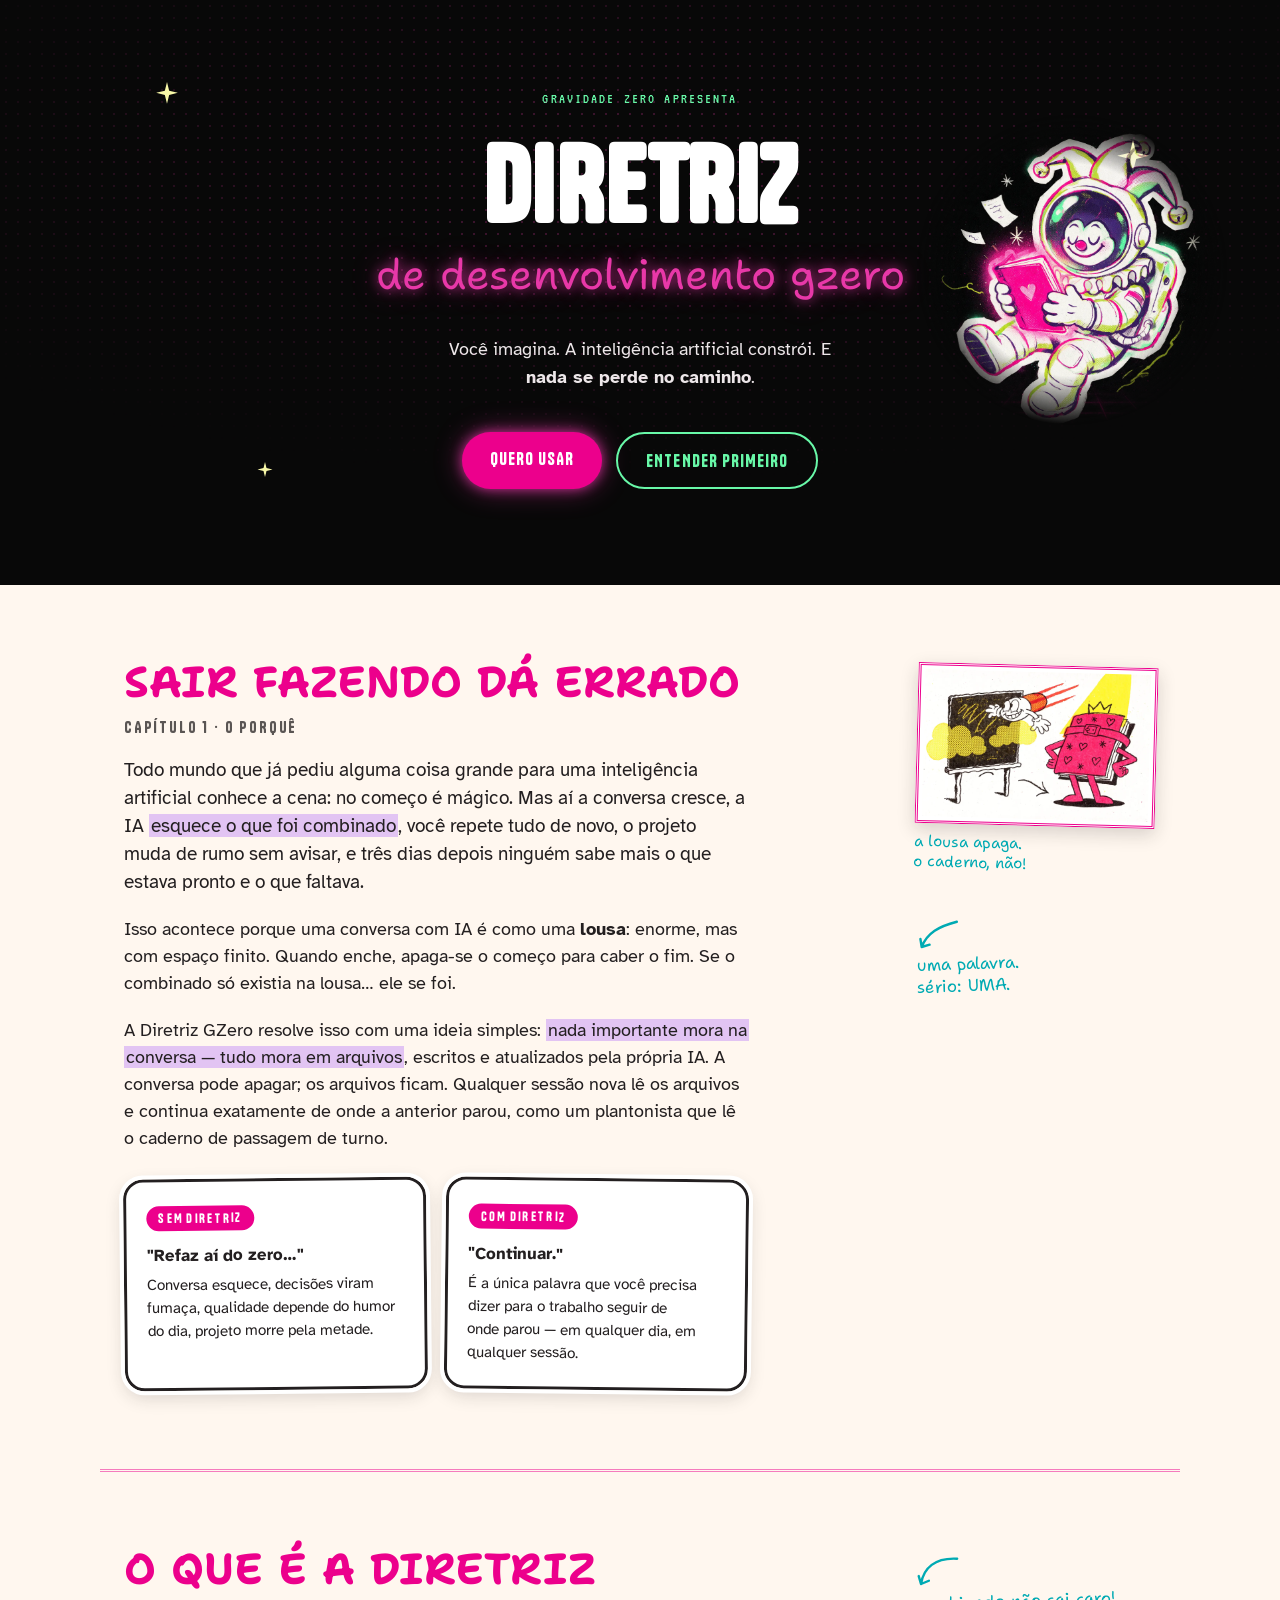
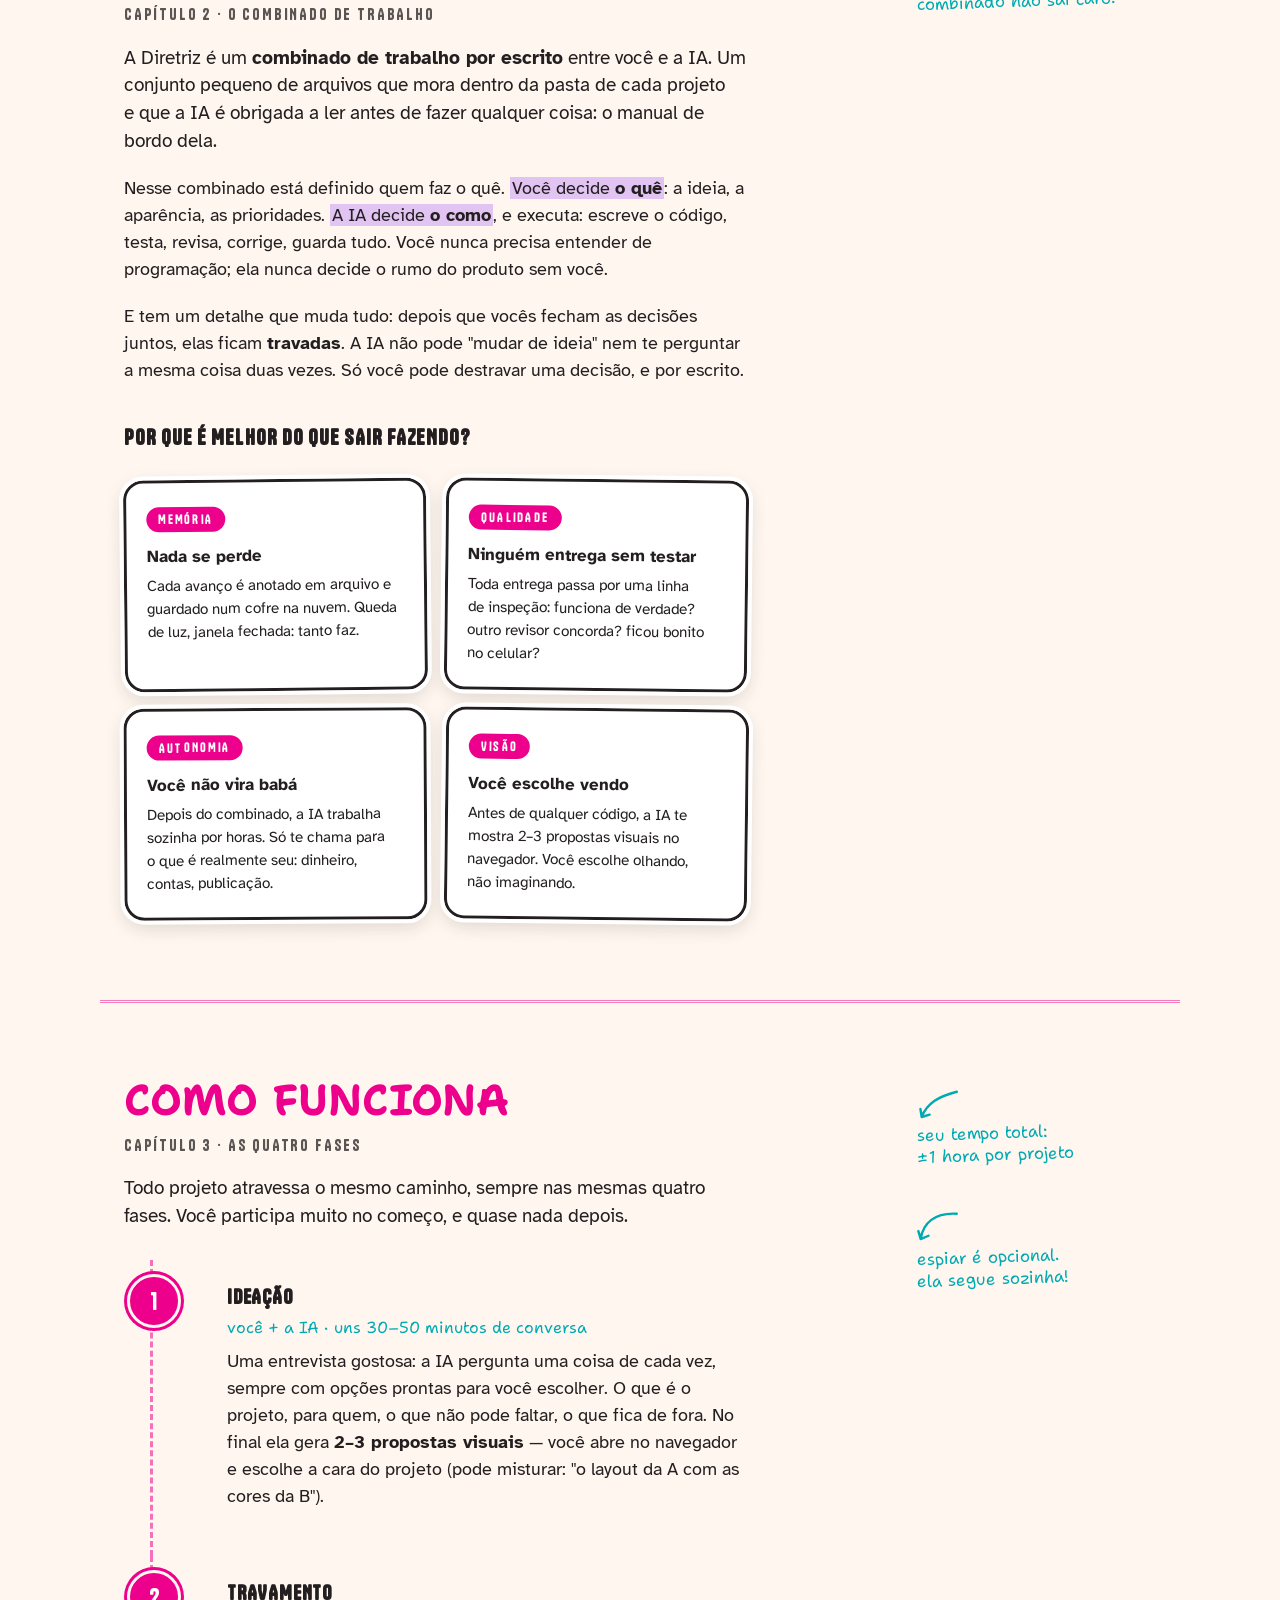
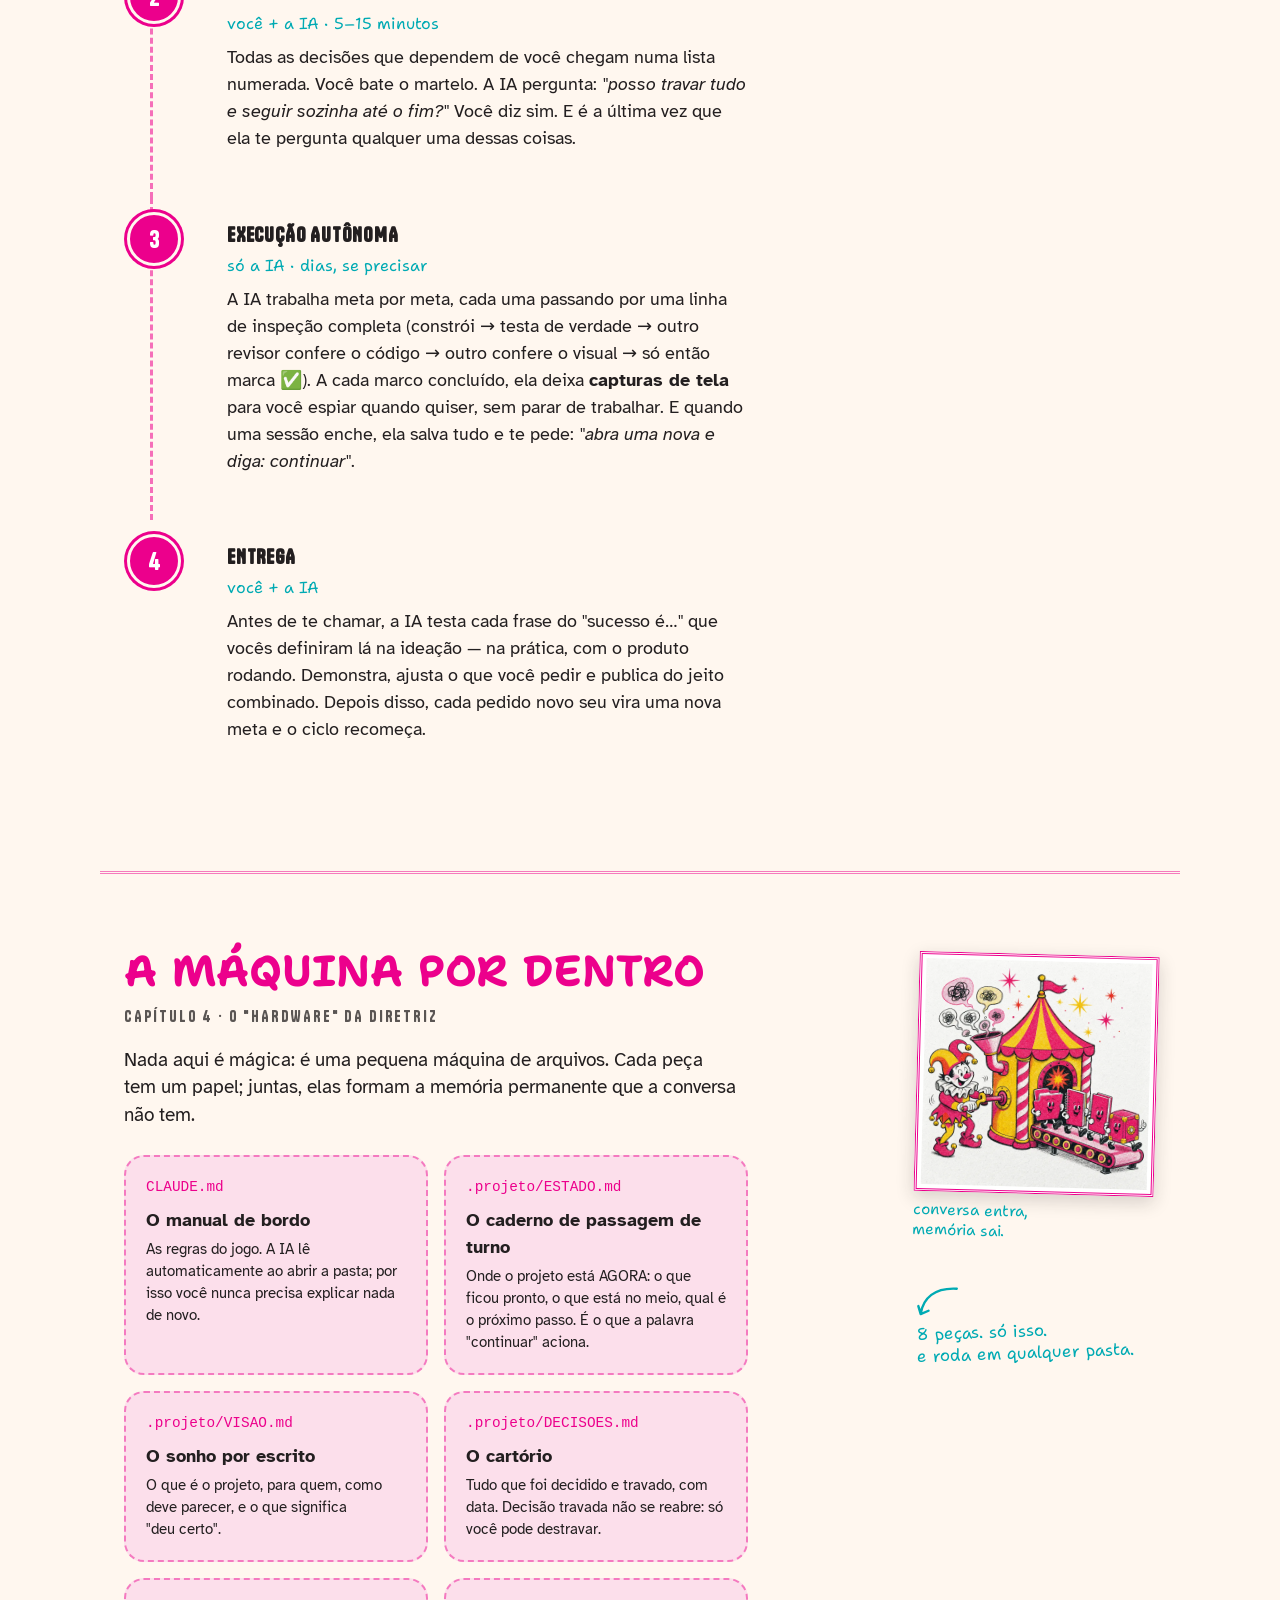
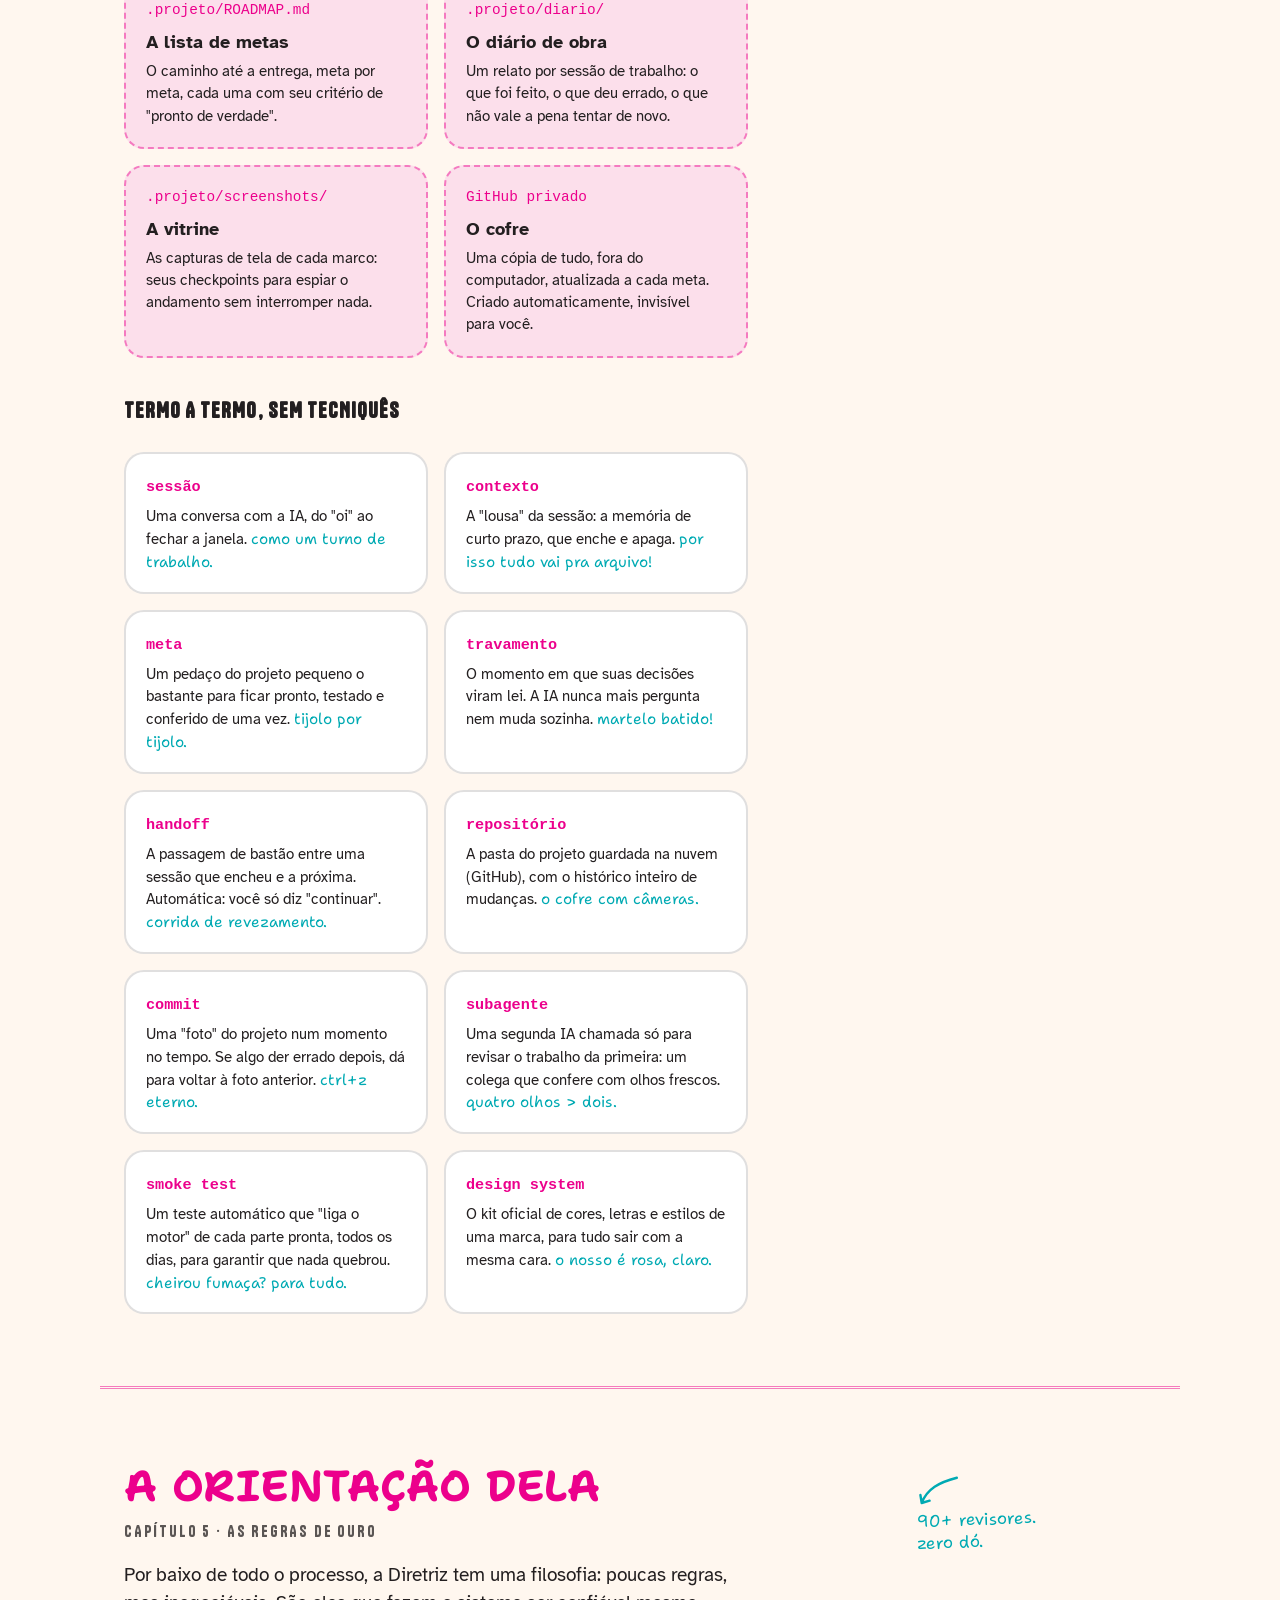
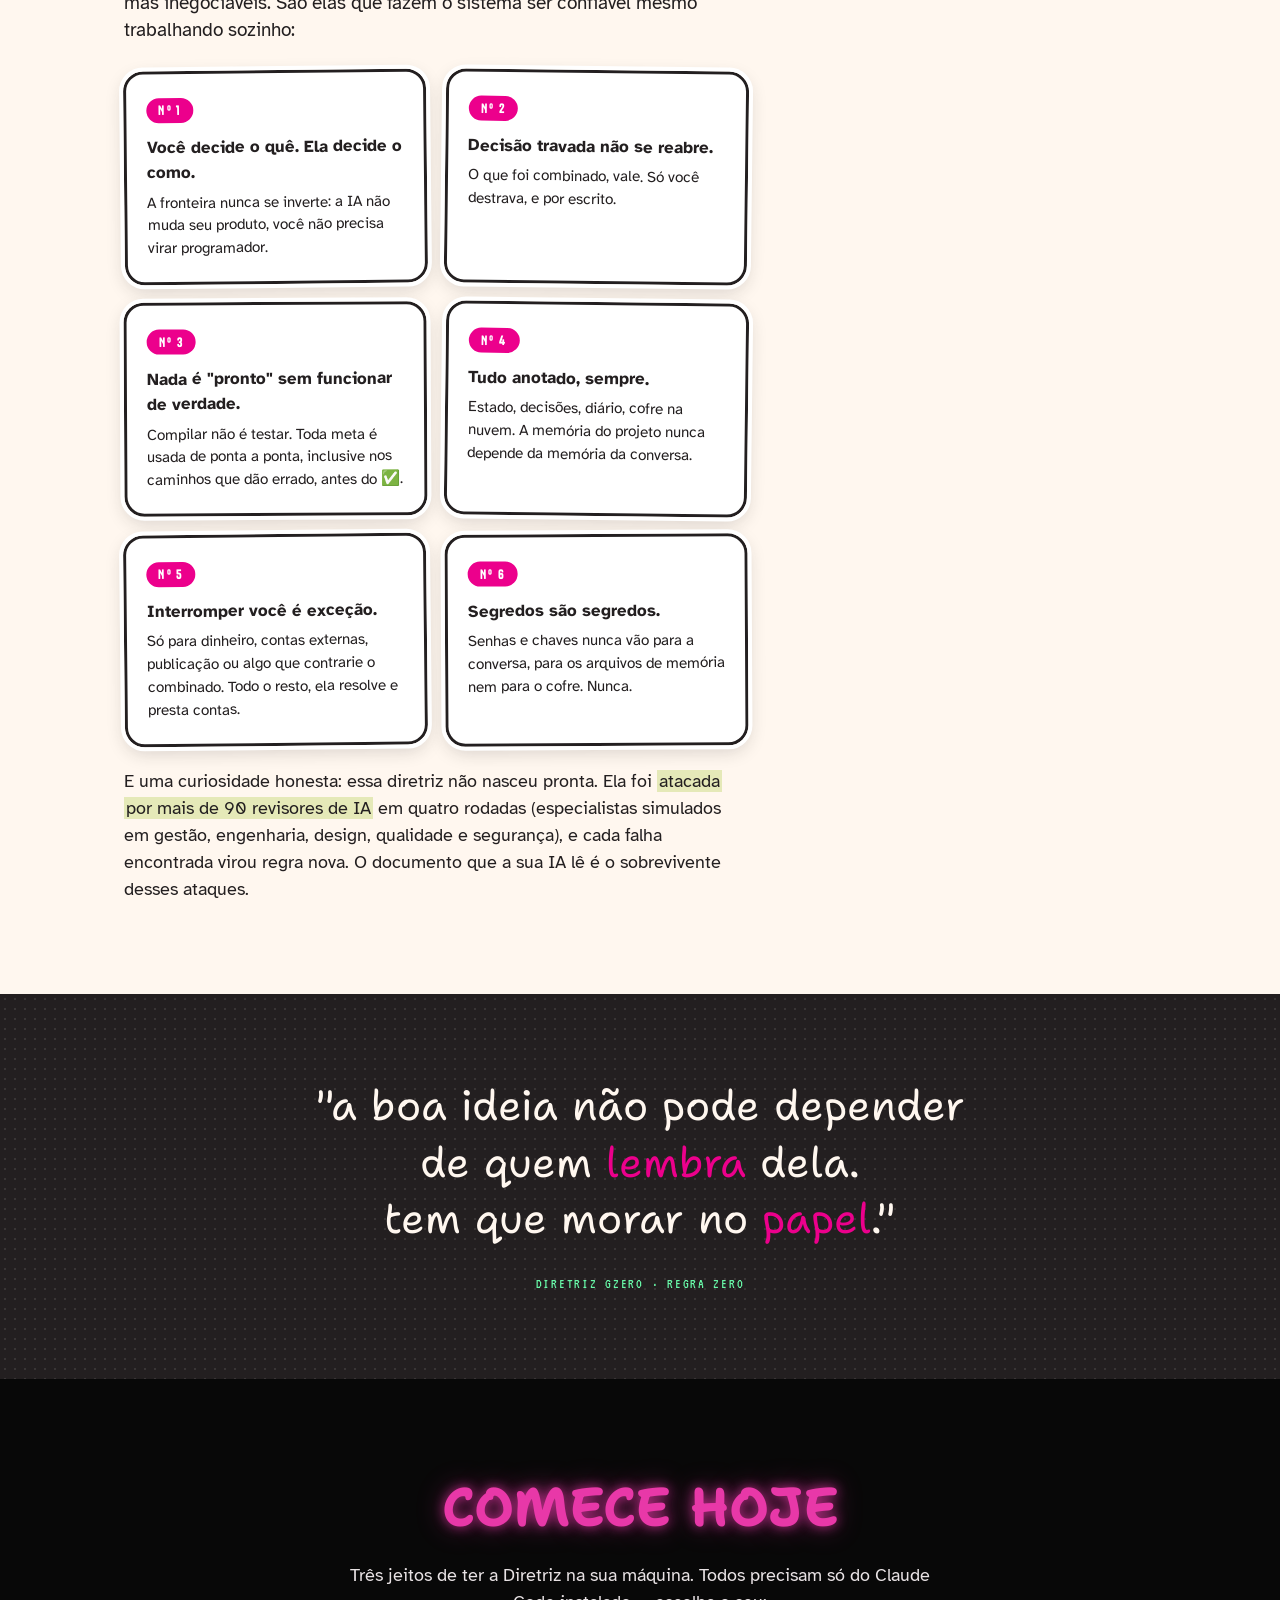
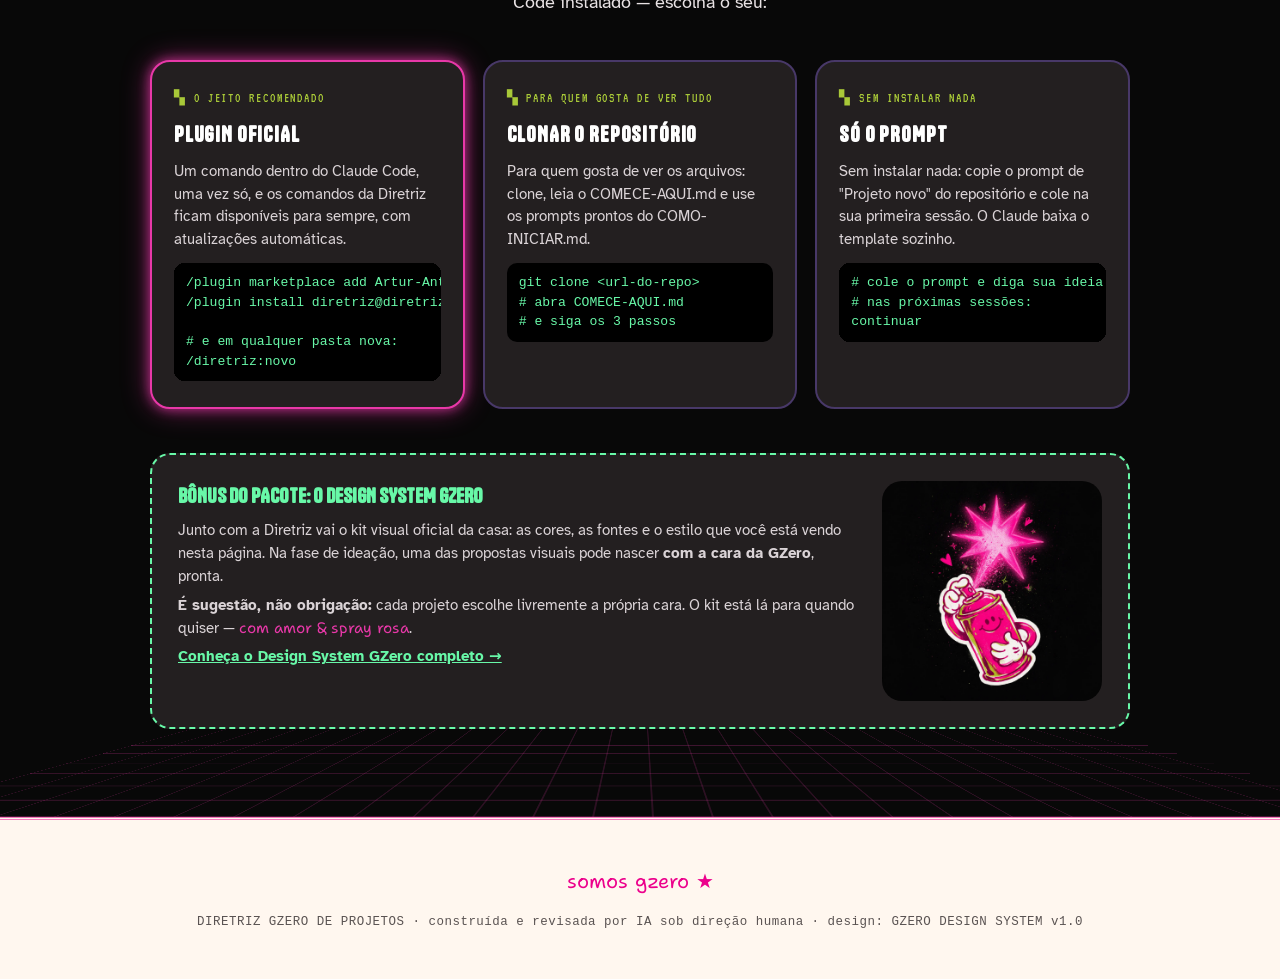
<file: docs/index.html>
<!doctype html>
<html lang="pt-BR">
<head>
<meta charset="utf-8">
<meta name="viewport" content="width=device-width, initial-scale=1">
<title>Diretriz GZero — Você imagina. A IA constrói. Nada se perde.</title>
<meta name="description" content="A metodologia da Gravidade Zero para criar projetos com o Claude Code — explicada do zero, para qualquer pessoa.">
<style>
/* ============================================================
   DIRETRIZ GZERO — SITE
   Construído sobre o GZERO DESIGN SYSTEM v1.0 (tokens oficiais).
   Modo A (Editorial Claro) para leitura · Modo B (Neon Escuro)
   para abertura e clímax. Meio-tom no lugar de gradiente, sempre.
   "com amor & spray rosa"
   ============================================================ */

/* ---------- FONTES DA MARCA (hospedadas junto ao site) ----------
   Tanker: display oficial (Fontshare), agora embarcada de verdade.
   Shantell Sans (OFL): a voz manuscrita — o subset da Salted extraído
   dos PDFs veio sem tabela cmap (inutilizável em qualquer navegador);
   o próprio design system prevê o fallback "outra script marcador". */
@font-face{font-family:"Atkinson Hyperlegible";src:url("fonts/AtkinsonHyperlegible-Regular.woff2") format("woff2");font-weight:400;font-style:normal;font-display:swap}
@font-face{font-family:"Atkinson Hyperlegible";src:url("fonts/AtkinsonHyperlegible-Bold.woff2") format("woff2");font-weight:700;font-style:normal;font-display:swap}
@font-face{font-family:"Atkinson Hyperlegible";src:url("fonts/AtkinsonHyperlegible-Italic.woff2") format("woff2");font-weight:400;font-style:italic;font-display:swap}
@font-face{font-family:"Tanker";src:url("fonts/Tanker.woff2") format("woff2");font-weight:400;font-display:swap}
@font-face{font-family:"Shantell Sans";src:url("fonts/ShantellSans.woff2") format("woff2");font-weight:300 800;font-display:swap}
@font-face{font-family:"Hepta Slab";src:url("fonts/HeptaSlab.woff2") format("woff2");font-weight:100 900;font-display:swap}
@font-face{font-family:"VT323";src:url("fonts/VT323.woff2") format("woff2");font-weight:400;font-display:swap}

/* ---------- TOKENS GZERO (núcleo, de tokens.css oficial) ---------- */
:root{
  --gz-rosa-spray:#EC008C;
  --gz-creme-editorial:#FFF7EF;
  --gz-preto-prensa:#231F20;
  --gz-branco-reserva:#FFFFFF;
  --gz-roxo-realce:#9643FC;
  --gz-teal-marginalia:#00AAB3;
  --gz-rosa-blush:#EF5BA1;
  --gz-rosa-nevoa:#FCDFEB;
  --gz-grifo-highlight:rgba(150,67,252,.28);

  --gz-preto-palco:#080808;
  --gz-rosa-neon:#E838A8;
  --gz-lima-acida:#A8C838;
  --gz-menta-fantasma:#68F8A8;
  --gz-indigo-noite:#483868;
  --gz-poeira-estrela:#F8F8A8;

  /* Tipografia real da marca em todas as plataformas (decisão de Artur).
     Para voltar ao visual "clássico" de sistema no desktop, ver commit 5223b0b. */
  --gz-font-corpo:"Atkinson Hyperlegible",system-ui,sans-serif;
  --gz-font-display:"Tanker","Avenir Next Condensed",Impact,"Arial Narrow",sans-serif;
  --gz-font-lettering:"Shantell Sans","Bradley Hand","Segoe Script",cursive;
  --gz-font-slab:"Hepta Slab",Rockwell,"Times New Roman",serif;
  --gz-font-vhs:"VT323","Courier New",monospace;
  --gz-font-codigo:"Menlo","Consolas","Courier New",monospace;

  --gz-glow-neon:0 0 12px rgba(232,56,168,.75),0 0 28px rgba(232,56,168,.45);
  --gz-shadow-sticker:0 6px 18px rgba(35,31,32,.18);
  --gz-radius-sticker:20px;
  --gz-measure:52ch;
}

*{box-sizing:border-box;margin:0}
html{scroll-behavior:smooth}
body{
  background:var(--gz-creme-editorial);
  color:var(--gz-preto-prensa);
  font-family:var(--gz-font-corpo);
  font-size:18px;
  line-height:1.5;
}
img,svg{max-width:100%}
a{color:var(--gz-rosa-spray)}
::selection{background:var(--gz-grifo-highlight)}

/* ---------- HELPERS DO SISTEMA ---------- */
.grifo{background:var(--gz-grifo-highlight);padding:0 .12em;box-decoration-break:clone;-webkit-box-decoration-break:clone}
.grifo-lima{background:rgba(168,200,56,.3);padding:0 .12em;box-decoration-break:clone;-webkit-box-decoration-break:clone}
.voz-bobo{font-family:var(--gz-font-lettering);color:var(--gz-teal-marginalia)}
.rosa{color:var(--gz-rosa-spray)}

/* retícula de meio-tom (nunca gradiente!) */
.halftone-rosa{background-image:radial-gradient(circle,var(--gz-rosa-spray) 1.1px,transparent 1.4px);background-size:9px 9px}
.halftone-claro{background-image:radial-gradient(circle,rgba(236,0,140,.16) 1.1px,transparent 1.4px);background-size:8px 8px}

/* estrela de 8 pontas — glifo-assinatura */
.star8{display:inline-block;width:1em;height:1em;vertical-align:-0.1em}

/* ---------- ILUSTRAÇÕES (auxiliares, laterais) ---------- */
.hero-art{ /* funde-se ao palco: sem borda, sem caixa, esfumado nas bordas */
  width:min(340px,30vw);height:auto;display:block;
  position:absolute;right:3%;top:110px;
  mask-image:radial-gradient(ellipse 60% 60% at 50% 47%,#000 52%,transparent 76%);
  -webkit-mask-image:radial-gradient(ellipse 60% 60% at 50% 47%,#000 52%,transparent 76%);
}
@media (max-width:1150px){
  .hero-art{position:static;margin:18px auto 0;width:250px}
}
.aux-fig{ /* figura de apoio na margem, proporção natural */
  margin:0 0 40px;transform:rotate(1.5deg);
}
.aux-fig img{
  display:block;width:100%;height:auto;
  background:var(--gz-branco-reserva);
  border:3px double var(--gz-rosa-spray);padding:4px;
  box-shadow:var(--gz-shadow-sticker);
}
.aux-fig figcaption{
  font-family:var(--gz-font-lettering);color:var(--gz-teal-marginalia);
  font-size:.95rem;line-height:1.3;padding-top:8px;
}
@media (max-width:860px){
  .aux-fig{transform:rotate(-1.2deg);margin:10px auto 30px;max-width:300px}
}
.spray-art{ /* mesma altura do texto do card, lado direito */
  width:100%;height:100%;min-height:210px;object-fit:cover;
  border-radius:var(--gz-radius-sticker);
  display:block;
}
@media (max-width:640px){.spray-art{height:auto;min-height:0;max-width:260px;margin:0 auto}}

/* ============================================================
   HERO — MODO B (NEON ESCURO): "apaga a luz e acende o neon"
   ============================================================ */
.hero{
  background:var(--gz-preto-palco);
  color:var(--gz-branco-reserva);
  padding:88px 24px 96px;
  position:relative;
  overflow:hidden;
  text-align:center;
}
.hero::before{ /* retícula de palco */
  content:"";position:absolute;inset:0;
  background-image:radial-gradient(circle,rgba(232,56,168,.22) 1.2px,transparent 1.5px);
  background-size:12px 12px;
  mask-image:radial-gradient(ellipse 90% 70% at 50% 30%,#000 20%,transparent 75%);
  -webkit-mask-image:radial-gradient(ellipse 90% 70% at 50% 30%,#000 20%,transparent 75%);
  pointer-events:none;
}
.hero-kicker{
  font-family:var(--gz-font-vhs);
  color:var(--gz-menta-fantasma);
  letter-spacing:.14em;
  font-size:.95rem;
  text-transform:uppercase;
}
.hero h1{
  font-family:var(--gz-font-display);
  font-size:clamp(3rem,10vw,6.4rem);
  line-height:.95;
  text-transform:uppercase;
  letter-spacing:.01em;
  margin:26px auto 10px;
  color:var(--gz-branco-reserva);
  position:relative;
}
.hero h1 .eco{ /* desregistro proposital: eco deslocado */
  position:relative;display:inline-block;color:var(--gz-branco-reserva);
}
.hero h1 .eco::before{
  content:attr(data-t);position:absolute;left:3px;top:3px;width:100%;
  color:var(--gz-rosa-neon);z-index:-1;text-shadow:var(--gz-glow-neon);
}
.hero .assinatura{
  font-family:var(--gz-font-lettering);
  font-size:clamp(1.5rem,4.5vw,2.6rem);
  color:var(--gz-rosa-neon);
  text-shadow:var(--gz-glow-neon);
  display:block;margin:6px 0 30px;
}
.hero .promessa{
  font-size:1.15rem;max-width:34ch;margin:0 auto 40px;color:#EDE7E9;
}
.hero .sparks{position:absolute;pointer-events:none;color:var(--gz-poeira-estrela)}
.hero .cta-row{display:flex;gap:14px;justify-content:center;flex-wrap:wrap;position:relative}
.btn{
  display:inline-block;text-decoration:none;
  font-family:var(--gz-font-display);text-transform:uppercase;letter-spacing:.06em;
  padding:14px 28px;border-radius:999px;font-size:1.05rem;
}
.btn-rosa{background:var(--gz-rosa-spray);color:var(--gz-branco-reserva);box-shadow:var(--gz-glow-neon)}
.btn-ghost{border:2px solid var(--gz-menta-fantasma);color:var(--gz-menta-fantasma)}

/* ============================================================
   MIOLO — MODO A (EDITORIAL CLARO): a leitura, o argumento
   ============================================================ */
main{background:var(--gz-creme-editorial)}
.pagina{
  max-width:1080px;margin:0 auto;padding:72px 24px;
  display:grid;grid-template-columns:minmax(0,1fr) 240px;gap:0 48px;
  position:relative;
}
@media (max-width:860px){.pagina{grid-template-columns:1fr}}
.pagina + .pagina{border-top:3px double rgba(236,0,140,.5)} /* filete duplo de decreto */

.miolo{max-width:var(--gz-measure)}
.capitulo{ /* título de capítulo: lettering à mão, rosa */
  font-family:var(--gz-font-lettering);
  color:var(--gz-rosa-spray);
  font-size:clamp(2rem,5vw,2.7rem);
  line-height:1.2;text-transform:uppercase;
  margin-bottom:8px;
}
.rubrica{ /* rubrica de seção: condensada pesada */
  font-family:var(--gz-font-display);
  text-transform:uppercase;letter-spacing:.12em;
  font-size:.95rem;color:var(--gz-preto-prensa);opacity:.75;
  margin-bottom:26px;
}
.miolo p{margin-bottom:1.1em;text-wrap:pretty}
.miolo p.abre{font-size:1.16rem}
.miolo h3{
  font-family:var(--gz-font-display);text-transform:uppercase;
  letter-spacing:.05em;font-size:1.3rem;margin:1.8em 0 .6em;
}

/* marginália — a voz do Bobo na margem, com seta */
.margem{position:relative;padding-top:8px}
.nota-margem{
  font-family:var(--gz-font-lettering);
  color:var(--gz-teal-marginalia);
  font-size:1.05rem;line-height:1.3;
  margin-bottom:42px;transform:rotate(-2deg);
}
.nota-margem .seta{display:block;width:46px;height:34px;margin-bottom:4px}
@media (max-width:860px){
  .margem{padding:0}
  .nota-margem{margin:6px 0 28px;transform:rotate(-1deg)}
}

/* cartões-adesivo (bento) */
.stickers{display:grid;grid-template-columns:repeat(auto-fit,minmax(240px,1fr));gap:18px;margin:26px 0 8px}
.sticker{
  background:var(--gz-branco-reserva);
  border:3px solid var(--gz-preto-prensa);
  outline:4px solid var(--gz-branco-reserva); /* contorno de decalque */
  border-radius:var(--gz-radius-sticker);
  box-shadow:var(--gz-shadow-sticker);
  padding:22px 20px;
  transform:rotate(-.6deg);
}
.sticker:nth-child(2n){transform:rotate(.7deg)}
.sticker:nth-child(3n){transform:rotate(-.3deg)}
.sticker .selo{
  font-family:var(--gz-font-display);text-transform:uppercase;
  font-size:.8rem;letter-spacing:.1em;color:var(--gz-branco-reserva);
  background:var(--gz-rosa-spray);border-radius:999px;
  display:inline-block;padding:3px 12px;margin-bottom:12px;
}
.sticker h4{font-family:var(--gz-font-corpo);font-weight:700;font-size:1.05rem;margin-bottom:6px}
.sticker p{font-size:.95rem;margin:0}

/* linha do tempo das 4 fases */
.fases{counter-reset:fase;display:flex;flex-direction:column;gap:0;margin:30px 0 10px}
.fase{
  position:relative;padding:22px 0 26px 74px;counter-increment:fase;
  border-left:3px dashed rgba(236,0,140,.55);margin-left:26px;
}
.fase:last-child{border-left-color:transparent}
.fase::before{
  content:counter(fase);
  position:absolute;left:-26px;top:14px;width:48px;height:48px;
  background:var(--gz-rosa-spray);color:var(--gz-branco-reserva);
  font-family:var(--gz-font-display);font-size:1.5rem;
  border-radius:50%;display:flex;align-items:center;justify-content:center;
  border:3px solid var(--gz-creme-editorial);
  box-shadow:0 0 0 3px var(--gz-rosa-spray);
}
.fase h4{font-family:var(--gz-font-display);text-transform:uppercase;font-size:1.25rem;letter-spacing:.04em;margin-bottom:4px}
.fase .quem{
  font-family:var(--gz-font-lettering);color:var(--gz-teal-marginalia);font-size:1rem;display:block;margin-bottom:8px;
}
.fase p{max-width:56ch}

/* glossário termo a termo */
.glossario{display:grid;grid-template-columns:repeat(auto-fit,minmax(280px,1fr));gap:16px;margin-top:26px}
.termo{
  background:var(--gz-branco-reserva);
  border-radius:var(--gz-radius-sticker);
  border:2px solid rgba(35,31,32,.14);
  padding:18px 20px;
}
.termo dt{font-weight:700;margin-bottom:6px}
.termo dt .tt{font-family:var(--gz-font-codigo);color:var(--gz-rosa-spray);font-size:.95rem}
.termo dd{font-size:.95rem}
.termo dd em{color:var(--gz-teal-marginalia);font-style:normal;font-family:var(--gz-font-lettering)}

/* hardware: diagrama de arquivos */
.maquina{display:grid;grid-template-columns:repeat(auto-fit,minmax(250px,1fr));gap:16px;margin:26px 0}
.peca{
  background:var(--gz-rosa-nevoa);
  border-radius:var(--gz-radius-sticker);
  padding:20px;border:2px dashed rgba(236,0,140,.45);
}
.peca .arquivo{font-family:var(--gz-font-codigo);font-size:.9rem;color:var(--gz-rosa-spray);display:block;margin-bottom:8px}
.peca b{display:block;margin-bottom:4px}
.peca p{font-size:.92rem;margin:0}

/* ============================================================
   RESPIRO — faixa preta com manifesto (o "inspira/expira")
   ============================================================ */
.respiro{
  background:var(--gz-preto-prensa);color:var(--gz-creme-editorial);
  padding:84px 24px;text-align:center;position:relative;overflow:hidden;
}
.respiro::after{
  content:"";position:absolute;inset:0;
  background-image:radial-gradient(circle,rgba(255,247,239,.10) 1px,transparent 1.3px);
  background-size:10px 10px;pointer-events:none;
}
.respiro blockquote{
  font-family:var(--gz-font-lettering);
  font-size:clamp(1.6rem,4.2vw,2.6rem);line-height:1.35;
  max-width:26ch;margin:0 auto;position:relative;z-index:1;
}
.respiro blockquote .rosa{color:var(--gz-rosa-spray)}
.respiro cite{
  display:block;margin-top:26px;font-style:normal;
  font-family:var(--gz-font-vhs);font-size:.9rem;letter-spacing:.12em;color:var(--gz-menta-fantasma);
}

/* ============================================================
   CLÍMAX — MODO B: comece agora + pacote completo
   ============================================================ */
.climax{
  background:var(--gz-preto-palco);color:var(--gz-branco-reserva);
  padding:88px 24px;position:relative;overflow:hidden;
}
.climax::before{ /* grade synthwave discreta */
  content:"";position:absolute;left:-10%;right:-10%;bottom:0;height:42%;
  background-image:
    repeating-linear-gradient(to top,rgba(232,56,168,.28) 0 2px,transparent 2px 34px),
    repeating-linear-gradient(to right,rgba(232,56,168,.16) 0 2px,transparent 2px 60px);
  transform:perspective(340px) rotateX(58deg);
  transform-origin:bottom center;pointer-events:none;
}
.climax .centro{max-width:980px;margin:0 auto;position:relative;z-index:1}
.climax h2{
  font-family:var(--gz-font-lettering);
  color:var(--gz-rosa-neon);text-shadow:var(--gz-glow-neon);
  font-size:clamp(2.2rem,6vw,3.4rem);text-transform:uppercase;text-align:center;margin-bottom:14px;
}
.climax .sub{
  text-align:center;color:#E8E2E4;max-width:52ch;margin:0 auto 44px;
}
.caminhos{display:grid;grid-template-columns:repeat(auto-fit,minmax(260px,1fr));gap:18px}
.caminho{
  background:var(--gz-preto-prensa);
  border:2px solid var(--gz-indigo-noite);
  border-radius:var(--gz-radius-sticker);
  padding:26px 22px;position:relative;
}
.caminho.destaque{border-color:var(--gz-rosa-neon);box-shadow:var(--gz-glow-neon)}
.caminho .num{
  font-family:var(--gz-font-vhs);color:var(--gz-lima-acida);font-size:.85rem;letter-spacing:.14em;display:block;margin-bottom:10px;
}
.caminho h3{font-family:var(--gz-font-display);text-transform:uppercase;font-size:1.3rem;letter-spacing:.04em;margin-bottom:10px}
.caminho p{font-size:.95rem;color:#DAD3D6;margin-bottom:12px}
.caminho code{
  display:block;font-family:var(--gz-font-codigo);font-size:.82rem;
  background:#000;color:var(--gz-menta-fantasma);
  border-radius:10px;padding:10px 12px;overflow-x:auto;white-space:pre;
}
.pacote{
  margin-top:44px;background:var(--gz-preto-prensa);
  border:2px dashed var(--gz-menta-fantasma);
  border-radius:var(--gz-radius-sticker);padding:26px;
  display:grid;grid-template-columns:1fr 220px;gap:26px;align-items:stretch;
}
@media (max-width:640px){.pacote{grid-template-columns:1fr}}
.pacote h3{font-family:var(--gz-font-display);text-transform:uppercase;font-size:1.25rem;margin-bottom:8px;color:var(--gz-menta-fantasma)}
.pacote p{font-size:.95rem;color:#DAD3D6;margin-bottom:6px}

/* ============================================================
   FOOTER — volta ao claro (fecha o ciclo inspira/expira)
   ============================================================ */
footer{
  background:var(--gz-creme-editorial);color:var(--gz-preto-prensa);
  padding:46px 24px;text-align:center;
  border-top:3px double rgba(236,0,140,.5);
}
footer .amor{font-family:var(--gz-font-lettering);color:var(--gz-rosa-spray);font-size:1.25rem;display:block;margin-bottom:10px}
footer small{font-family:var(--gz-font-codigo);font-size:.78rem;color:#5A5352;letter-spacing:.04em}

@media (prefers-reduced-motion:no-preference){
  .sparks{animation:tw 3.2s ease-in-out infinite alternate}
  @keyframes tw{from{opacity:.35}to{opacity:1}}
}
</style>
</head>
<body>

<!-- ======================= ABERTURA · NEON ======================= -->
<header class="hero">
  <svg class="sparks" style="top:14%;left:12%;width:26px" viewBox="0 0 24 24" fill="currentColor" aria-hidden="true"><path d="M12 0l2 8 8 2-8 2-2 8-2-8-8-2 8-2z"/></svg>
  <svg class="sparks" style="top:24%;right:10%;width:38px;animation-delay:1.2s" viewBox="0 0 24 24" fill="currentColor" aria-hidden="true"><path d="M12 0l2 8 8 2-8 2-2 8-2-8-8-2 8-2z"/></svg>
  <svg class="sparks" style="bottom:18%;left:20%;width:18px;animation-delay:.6s" viewBox="0 0 24 24" fill="currentColor" aria-hidden="true"><path d="M12 0l2 8 8 2-8 2-2 8-2-8-8-2 8-2z"/></svg>

  <p class="hero-kicker">gravidade zero apresenta</p>
  <h1><span class="eco" data-t="DIRETRIZ">DIRETRIZ</span></h1>
  <span class="assinatura">de desenvolvimento gzero</span>
  <p class="promessa">Você imagina. A inteligência artificial constrói. E <strong>nada se perde no caminho</strong>.</p>
  <img class="hero-art" src="img/hero-astronauta.webp" alt="Bobo da corte astronauta flutuando em gravidade zero, abraçado a um caderno rosa que brilha" width="2048" height="2048">
  <div class="cta-row">
    <a class="btn btn-rosa" href="#comecar">Quero usar</a>
    <a class="btn btn-ghost" href="#oque">Entender primeiro</a>
  </div>
</header>

<main>

<!-- ======================= CAP. 1 · O PROBLEMA ======================= -->
<section class="pagina" id="oque">
  <div class="miolo">
    <h2 class="capitulo">Sair fazendo dá errado</h2>
    <p class="rubrica">Capítulo 1 · o porquê</p>

    <p class="abre">Todo mundo que já pediu alguma coisa grande para uma inteligência artificial conhece a cena: no começo é mágico. Mas aí a conversa cresce, a IA <span class="grifo">esquece o que foi combinado</span>, você repete tudo de novo, o projeto muda de rumo sem avisar, e três dias depois ninguém sabe mais o que estava pronto e o que faltava.</p>

    <p>Isso acontece porque uma conversa com IA é como uma <strong>lousa</strong>: enorme, mas com espaço finito. Quando enche, apaga-se o começo para caber o fim. Se o combinado só existia na lousa… ele se foi.</p>

    <p>A Diretriz GZero resolve isso com uma ideia simples: <span class="grifo">nada importante mora na conversa — tudo mora em arquivos</span>, escritos e atualizados pela própria IA. A conversa pode apagar; os arquivos ficam. Qualquer sessão nova lê os arquivos e continua exatamente de onde a anterior parou, como um plantonista que lê o caderno de passagem de turno.</p>

    <div class="stickers">
      <div class="sticker">
        <span class="selo">sem diretriz</span>
        <h4>"Refaz aí do zero…"</h4>
        <p>Conversa esquece, decisões viram fumaça, qualidade depende do humor do dia, projeto morre pela metade.</p>
      </div>
      <div class="sticker">
        <span class="selo">com diretriz</span>
        <h4>"Continuar."</h4>
        <p>É a única palavra que você precisa dizer para o trabalho seguir de onde parou — em qualquer dia, em qualquer sessão.</p>
      </div>
    </div>
  </div>
  <aside class="margem">
    <figure class="aux-fig">
      <img src="img/prancha-lousa.webp" alt="Ilustração: uma lousa sendo apagada por um apagador travesso, e um caderno rosa de coroa guardando corações e estrelas" width="1280" height="832">
      <figcaption>a lousa apaga.<br>o caderno, não!</figcaption>
    </figure>
    <div class="nota-margem">
      <svg class="seta" viewBox="0 0 46 34" fill="none" stroke="currentColor" stroke-width="2.4" stroke-linecap="round"><path d="M42 6 C24 10, 12 16, 6 30 M6 30 l-1 -8 M6 30 l8 -2"/></svg>
      uma palavra.<br>sério: UMA.
    </div>
  </aside>
</section>

<!-- ======================= CAP. 2 · O QUE ELA É ======================= -->
<section class="pagina">
  <div class="miolo">
    <h2 class="capitulo">O que é a Diretriz</h2>
    <p class="rubrica">Capítulo 2 · o combinado de trabalho</p>

    <p class="abre">A Diretriz é um <strong>combinado de trabalho por escrito</strong> entre você e a IA. Um conjunto pequeno de arquivos que mora dentro da pasta de cada projeto e que a IA é obrigada a ler antes de fazer qualquer coisa: o manual de bordo dela.</p>

    <p>Nesse combinado está definido quem faz o quê. <span class="grifo">Você decide <strong>o quê</strong></span>: a ideia, a aparência, as prioridades. <span class="grifo">A IA decide <strong>o como</strong></span>, e executa: escreve o código, testa, revisa, corrige, guarda tudo. Você nunca precisa entender de programação; ela nunca decide o rumo do produto sem você.</p>

    <p>E tem um detalhe que muda tudo: depois que vocês fecham as decisões juntos, elas ficam <strong>travadas</strong>. A IA não pode "mudar de ideia" nem te perguntar a mesma coisa duas vezes. Só você pode destravar uma decisão, e por escrito.</p>

    <h3>Por que é melhor do que sair fazendo?</h3>
    <div class="stickers">
      <div class="sticker">
        <span class="selo">memória</span>
        <h4>Nada se perde</h4>
        <p>Cada avanço é anotado em arquivo e guardado num cofre na nuvem. Queda de luz, janela fechada: tanto faz.</p>
      </div>
      <div class="sticker">
        <span class="selo">qualidade</span>
        <h4>Ninguém entrega sem testar</h4>
        <p>Toda entrega passa por uma linha de inspeção: funciona de verdade? outro revisor concorda? ficou bonito no celular?</p>
      </div>
      <div class="sticker">
        <span class="selo">autonomia</span>
        <h4>Você não vira babá</h4>
        <p>Depois do combinado, a IA trabalha sozinha por horas. Só te chama para o que é realmente seu: dinheiro, contas, publicação.</p>
      </div>
      <div class="sticker">
        <span class="selo">visão</span>
        <h4>Você escolhe vendo</h4>
        <p>Antes de qualquer código, a IA te mostra 2–3 propostas visuais no navegador. Você escolhe olhando, não imaginando.</p>
      </div>
    </div>
  </div>
  <aside class="margem">
    <div class="nota-margem">
      <svg class="seta" viewBox="0 0 46 34" fill="none" stroke="currentColor" stroke-width="2.4" stroke-linecap="round"><path d="M42 4 C20 2, 8 12, 5 28 M5 28 l-2 -8 M5 28 l8 -3"/></svg>
      combinado não sai caro!
    </div>
  </aside>
</section>

<!-- ======================= CAP. 3 · COMO FUNCIONA ======================= -->
<section class="pagina">
  <div class="miolo">
    <h2 class="capitulo">Como funciona</h2>
    <p class="rubrica">Capítulo 3 · as quatro fases</p>

    <p class="abre">Todo projeto atravessa o mesmo caminho, sempre nas mesmas quatro fases. Você participa muito no começo, e quase nada depois.</p>

    <div class="fases">
      <div class="fase">
        <h4>Ideação</h4>
        <span class="quem">você + a IA · uns 30–50 minutos de conversa</span>
        <p>Uma entrevista gostosa: a IA pergunta uma coisa de cada vez, sempre com opções prontas para você escolher. O que é o projeto, para quem, o que não pode faltar, o que fica de fora. No final ela gera <strong>2–3 propostas visuais</strong> — você abre no navegador e escolhe a cara do projeto (pode misturar: "o layout da A com as cores da B").</p>
      </div>
      <div class="fase">
        <h4>Travamento</h4>
        <span class="quem">você + a IA · 5–15 minutos</span>
        <p>Todas as decisões que dependem de você chegam numa lista numerada. Você bate o martelo. A IA pergunta: <em>"posso travar tudo e seguir sozinha até o fim?"</em> Você diz sim. E é a última vez que ela te pergunta qualquer uma dessas coisas.</p>
      </div>
      <div class="fase">
        <h4>Execução autônoma</h4>
        <span class="quem">só a IA · dias, se precisar</span>
        <p>A IA trabalha meta por meta, cada uma passando por uma linha de inspeção completa (constrói → testa de verdade → outro revisor confere o código → outro confere o visual → só então marca ✅). A cada marco concluído, ela deixa <strong>capturas de tela</strong> para você espiar quando quiser, sem parar de trabalhar. E quando uma sessão enche, ela salva tudo e te pede: <em>"abra uma nova e diga: continuar"</em>.</p>
      </div>
      <div class="fase">
        <h4>Entrega</h4>
        <span class="quem">você + a IA</span>
        <p>Antes de te chamar, a IA testa cada frase do "sucesso é…" que vocês definiram lá na ideação — na prática, com o produto rodando. Demonstra, ajusta o que você pedir e publica do jeito combinado. Depois disso, cada pedido novo seu vira uma nova meta e o ciclo recomeça.</p>
      </div>
    </div>
  </div>
  <aside class="margem">
    <div class="nota-margem">
      <svg class="seta" viewBox="0 0 46 34" fill="none" stroke="currentColor" stroke-width="2.4" stroke-linecap="round"><path d="M42 6 C24 10, 12 16, 6 30 M6 30 l-1 -8 M6 30 l8 -2"/></svg>
      seu tempo total:<br>±1 hora por projeto
    </div>
    <div class="nota-margem">
      <svg class="seta" viewBox="0 0 46 34" fill="none" stroke="currentColor" stroke-width="2.4" stroke-linecap="round"><path d="M42 4 C20 2, 8 12, 5 28 M5 28 l-2 -8 M5 28 l8 -3"/></svg>
      espiar é opcional.<br>ela segue sozinha!
    </div>
  </aside>
</section>

<!-- ======================= CAP. 4 · O HARDWARE ======================= -->
<section class="pagina">
  <div class="miolo">
    <h2 class="capitulo">A máquina por dentro</h2>
    <p class="rubrica">Capítulo 4 · o "hardware" da diretriz</p>

    <p class="abre">Nada aqui é mágica: é uma pequena máquina de arquivos. Cada peça tem um papel; juntas, elas formam a memória permanente que a conversa não tem.</p>

    <div class="maquina">
      <div class="peca">
        <span class="arquivo">CLAUDE.md</span>
        <b>O manual de bordo</b>
        <p>As regras do jogo. A IA lê automaticamente ao abrir a pasta; por isso você nunca precisa explicar nada de novo.</p>
      </div>
      <div class="peca">
        <span class="arquivo">.projeto/ESTADO.md</span>
        <b>O caderno de passagem de turno</b>
        <p>Onde o projeto está AGORA: o que ficou pronto, o que está no meio, qual é o próximo passo. É o que a palavra "continuar" aciona.</p>
      </div>
      <div class="peca">
        <span class="arquivo">.projeto/VISAO.md</span>
        <b>O sonho por escrito</b>
        <p>O que é o projeto, para quem, como deve parecer, e o que significa "deu certo".</p>
      </div>
      <div class="peca">
        <span class="arquivo">.projeto/DECISOES.md</span>
        <b>O cartório</b>
        <p>Tudo que foi decidido e travado, com data. Decisão travada não se reabre: só você pode destravar.</p>
      </div>
      <div class="peca">
        <span class="arquivo">.projeto/ROADMAP.md</span>
        <b>A lista de metas</b>
        <p>O caminho até a entrega, meta por meta, cada uma com seu critério de "pronto de verdade".</p>
      </div>
      <div class="peca">
        <span class="arquivo">.projeto/diario/</span>
        <b>O diário de obra</b>
        <p>Um relato por sessão de trabalho: o que foi feito, o que deu errado, o que não vale a pena tentar de novo.</p>
      </div>
      <div class="peca">
        <span class="arquivo">.projeto/screenshots/</span>
        <b>A vitrine</b>
        <p>As capturas de tela de cada marco: seus checkpoints para espiar o andamento sem interromper nada.</p>
      </div>
      <div class="peca">
        <span class="arquivo">GitHub privado</span>
        <b>O cofre</b>
        <p>Uma cópia de tudo, fora do computador, atualizada a cada meta. Criado automaticamente, invisível para você.</p>
      </div>
    </div>

    <h3>Termo a termo, sem tecniquês</h3>
    <dl class="glossario">
      <div class="termo"><dt><span class="tt">sessão</span></dt><dd>Uma conversa com a IA, do "oi" ao fechar a janela. <em>como um turno de trabalho.</em></dd></div>
      <div class="termo"><dt><span class="tt">contexto</span></dt><dd>A "lousa" da sessão: a memória de curto prazo, que enche e apaga. <em>por isso tudo vai pra arquivo!</em></dd></div>
      <div class="termo"><dt><span class="tt">meta</span></dt><dd>Um pedaço do projeto pequeno o bastante para ficar pronto, testado e conferido de uma vez. <em>tijolo por tijolo.</em></dd></div>
      <div class="termo"><dt><span class="tt">travamento</span></dt><dd>O momento em que suas decisões viram lei. A IA nunca mais pergunta nem muda sozinha. <em>martelo batido!</em></dd></div>
      <div class="termo"><dt><span class="tt">handoff</span></dt><dd>A passagem de bastão entre uma sessão que encheu e a próxima. Automática: você só diz "continuar". <em>corrida de revezamento.</em></dd></div>
      <div class="termo"><dt><span class="tt">repositório</span></dt><dd>A pasta do projeto guardada na nuvem (GitHub), com o histórico inteiro de mudanças. <em>o cofre com câmeras.</em></dd></div>
      <div class="termo"><dt><span class="tt">commit</span></dt><dd>Uma "foto" do projeto num momento no tempo. Se algo der errado depois, dá para voltar à foto anterior. <em>ctrl+z eterno.</em></dd></div>
      <div class="termo"><dt><span class="tt">subagente</span></dt><dd>Uma segunda IA chamada só para revisar o trabalho da primeira: um colega que confere com olhos frescos. <em>quatro olhos &gt; dois.</em></dd></div>
      <div class="termo"><dt><span class="tt">smoke test</span></dt><dd>Um teste automático que "liga o motor" de cada parte pronta, todos os dias, para garantir que nada quebrou. <em>cheirou fumaça? para tudo.</em></dd></div>
      <div class="termo"><dt><span class="tt">design system</span></dt><dd>O kit oficial de cores, letras e estilos de uma marca, para tudo sair com a mesma cara. <em>o nosso é rosa, claro.</em></dd></div>
    </dl>
  </div>
  <aside class="margem">
    <figure class="aux-fig">
      <img src="img/prancha-maquina.webp" alt="Ilustração: uma máquina de circo com manivela girada por um bobo; balões de conversa entram por um funil e saem arquivos rosa organizados e um cofre" width="1024" height="1024">
      <figcaption>conversa entra,<br>memória sai.</figcaption>
    </figure>
    <div class="nota-margem">
      <svg class="seta" viewBox="0 0 46 34" fill="none" stroke="currentColor" stroke-width="2.4" stroke-linecap="round"><path d="M42 4 C20 2, 8 12, 5 28 M5 28 l-2 -8 M5 28 l8 -3"/></svg>
      8 peças. só isso.<br>e roda em qualquer pasta.
    </div>
  </aside>
</section>

<!-- ======================= CAP. 5 · A ORIENTAÇÃO ======================= -->
<section class="pagina">
  <div class="miolo">
    <h2 class="capitulo">A orientação dela</h2>
    <p class="rubrica">Capítulo 5 · as regras de ouro</p>

    <p class="abre">Por baixo de todo o processo, a Diretriz tem uma filosofia: poucas regras, mas inegociáveis. São elas que fazem o sistema ser confiável mesmo trabalhando sozinho:</p>

    <div class="stickers">
      <div class="sticker"><span class="selo">nº 1</span><h4>Você decide o quê. Ela decide o como.</h4><p>A fronteira nunca se inverte: a IA não muda seu produto, você não precisa virar programador.</p></div>
      <div class="sticker"><span class="selo">nº 2</span><h4>Decisão travada não se reabre.</h4><p>O que foi combinado, vale. Só você destrava, e por escrito.</p></div>
      <div class="sticker"><span class="selo">nº 3</span><h4>Nada é "pronto" sem funcionar de verdade.</h4><p>Compilar não é testar. Toda meta é usada de ponta a ponta, inclusive nos caminhos que dão errado, antes do ✅.</p></div>
      <div class="sticker"><span class="selo">nº 4</span><h4>Tudo anotado, sempre.</h4><p>Estado, decisões, diário, cofre na nuvem. A memória do projeto nunca depende da memória da conversa.</p></div>
      <div class="sticker"><span class="selo">nº 5</span><h4>Interromper você é exceção.</h4><p>Só para dinheiro, contas externas, publicação ou algo que contrarie o combinado. Todo o resto, ela resolve e presta contas.</p></div>
      <div class="sticker"><span class="selo">nº 6</span><h4>Segredos são segredos.</h4><p>Senhas e chaves nunca vão para a conversa, para os arquivos de memória nem para o cofre. Nunca.</p></div>
    </div>

    <p style="margin-top:22px">E uma curiosidade honesta: essa diretriz não nasceu pronta. Ela foi <span class="grifo-lima">atacada por mais de 90 revisores de IA</span> em quatro rodadas (especialistas simulados em gestão, engenharia, design, qualidade e segurança), e cada falha encontrada virou regra nova. O documento que a sua IA lê é o sobrevivente desses ataques.</p>
  </div>
  <aside class="margem">
    <div class="nota-margem">
      <svg class="seta" viewBox="0 0 46 34" fill="none" stroke="currentColor" stroke-width="2.4" stroke-linecap="round"><path d="M42 6 C24 10, 12 16, 6 30 M6 30 l-1 -8 M6 30 l8 -2"/></svg>
      90+ revisores.<br>zero dó.
    </div>
  </aside>
</section>

</main>

<!-- ======================= RESPIRO · MANIFESTO ======================= -->
<section class="respiro">
  <blockquote>
    "a boa ideia não pode depender<br>
    de quem <span class="rosa">lembra</span> dela.<br>
    tem que morar no <span class="rosa">papel</span>."
  </blockquote>
  <cite>DIRETRIZ GZERO · REGRA ZERO</cite>
</section>

<!-- ======================= CLÍMAX · COMECE ======================= -->
<section class="climax" id="comecar">
  <div class="centro">
    <h2>Comece hoje</h2>
    <p class="sub">Três jeitos de ter a Diretriz na sua máquina. Todos precisam só do Claude Code instalado — escolha o seu:</p>

    <div class="caminhos">
      <div class="caminho destaque">
        <span class="num">▚ O JEITO RECOMENDADO</span>
        <h3>Plugin oficial</h3>
        <p>Um comando dentro do Claude Code, uma vez só, e os comandos da Diretriz ficam disponíveis para sempre, com atualizações automáticas.</p>
        <code>/plugin marketplace add Artur-Antunes-1/diretriz-gzero
/plugin install diretriz@diretriz-gzero

# e em qualquer pasta nova:
/diretriz:novo</code>
      </div>
      <div class="caminho">
        <span class="num">▚ PARA QUEM GOSTA DE VER TUDO</span>
        <h3>Clonar o repositório</h3>
        <p>Para quem gosta de ver os arquivos: clone, leia o COMECE-AQUI.md e use os prompts prontos do COMO-INICIAR.md.</p>
        <code>git clone &lt;url-do-repo&gt;
# abra COMECE-AQUI.md
# e siga os 3 passos</code>
      </div>
      <div class="caminho">
        <span class="num">▚ SEM INSTALAR NADA</span>
        <h3>Só o prompt</h3>
        <p>Sem instalar nada: copie o prompt de "Projeto novo" do repositório e cole na sua primeira sessão. O Claude baixa o template sozinho.</p>
        <code># cole o prompt e diga sua ideia
# nas próximas sessões:
continuar</code>
      </div>
    </div>

    <div class="pacote">
      <div>
        <h3>Bônus do pacote: o Design System GZero</h3>
        <p>Junto com a Diretriz vai o kit visual oficial da casa: as cores, as fontes e o estilo que você está vendo nesta página. Na fase de ideação, uma das propostas visuais pode nascer <strong>com a cara da GZero</strong>, pronta.</p>
        <p><strong>É sugestão, não obrigação:</strong> cada projeto escolhe livremente a própria cara. O kit está lá para quando quiser — <span style="font-family:var(--gz-font-lettering);color:var(--gz-rosa-neon)">com amor &amp; spray rosa</span>.</p>
        <p><a href="https://gzero-design-system.vercel.app/" target="_blank" rel="noopener" style="color:var(--gz-menta-fantasma);font-weight:700">Conheça o Design System GZero completo →</a></p>
      </div>
      <img class="spray-art" src="img/spray-estrela.webp" alt="Lata de spray rosa com rosto de cartum desenhando uma estrela em neon com explosão de meio-tom" width="2048" height="2048">
    </div>
  </div>
</section>

<!-- ======================= FOOTER ======================= -->
<footer>
  <span class="amor">somos gzero ★</span>
  <small>DIRETRIZ GZERO DE PROJETOS · construída e revisada por IA sob direção humana · design: GZERO DESIGN SYSTEM v1.0</small>
</footer>

</body>
</html>
</file>
